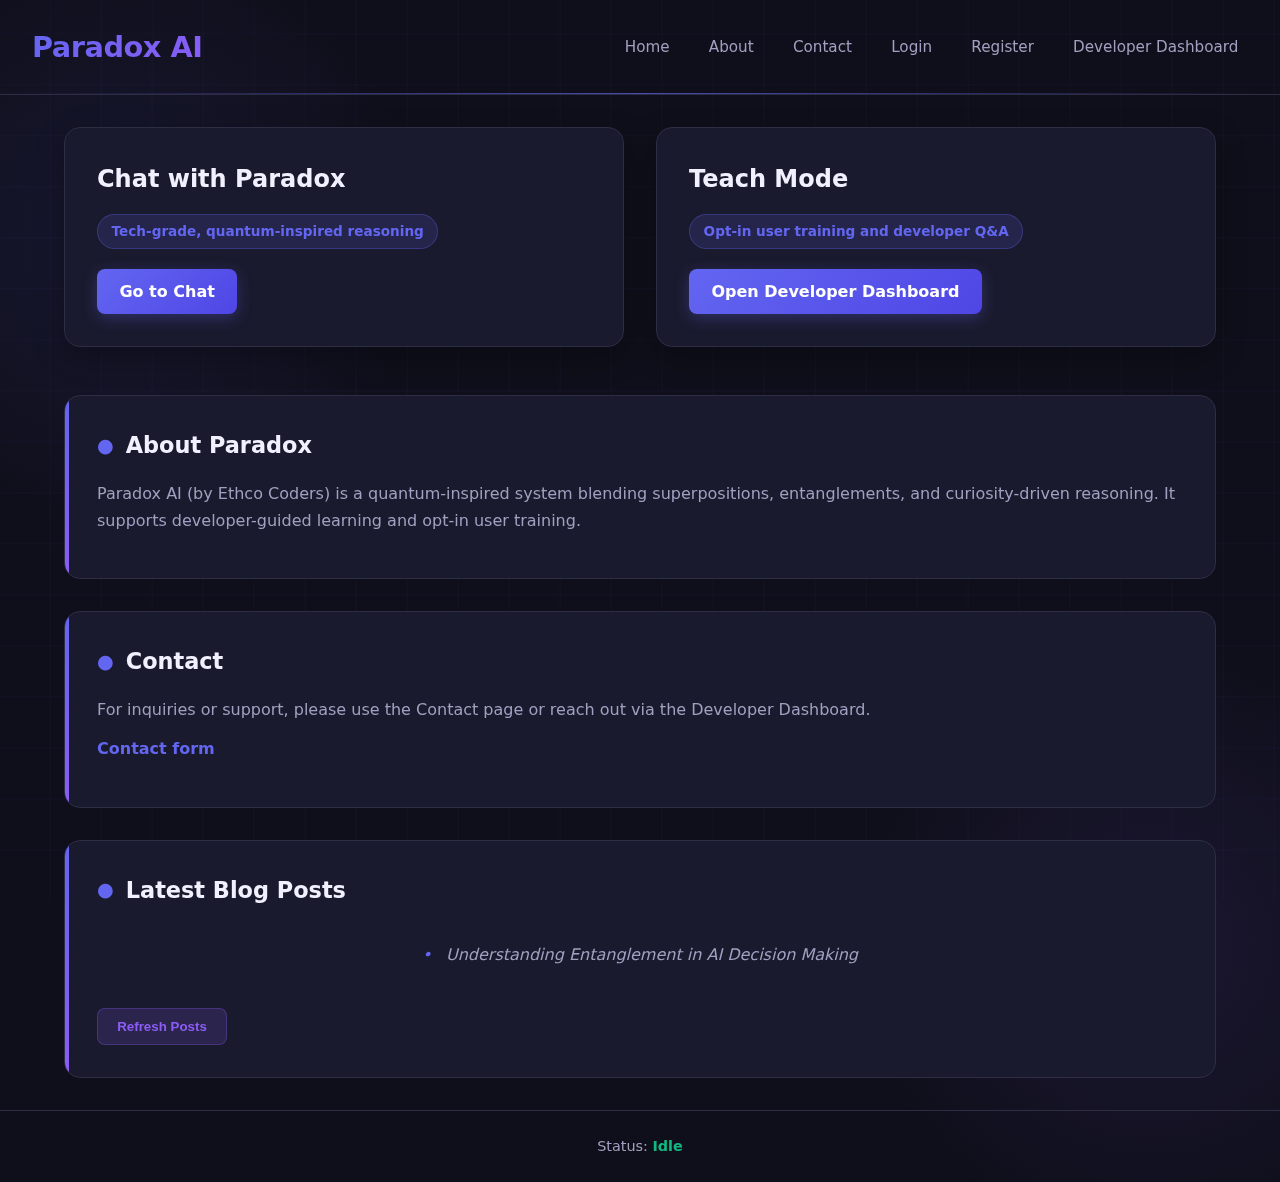
<file: ui/index.html>
<!DOCTYPE html>
<html lang="en">
<head>
	<meta charset="UTF-8">
	<meta name="viewport" content="width=device-width, initial-scale=1.0">
	<title>Paradox AI — by Ethco Coders</title>
	<style>
		/* Base styles & variables */
		:root {
			--primary: #6366f1;
			--primary-dark: #4f46e5;
			--accent: #8b5cf6;
			--bg: #0f0f1b;
			--card-bg: #1a1a2e;
			--text: #f0f0ff;
			--text-muted: #a0a0c0;
			--success: #10b981;
			--border: #2d2d44;
			--glow: rgba(99, 102, 241, 0.3);
		}

		* {
			margin: 0;
			padding: 0;
			box-sizing: border-box;
		}

		body {
			font-family: 'Segoe UI', system-ui, sans-serif;
			background: var(--bg);
			color: var(--text);
			line-height: 1.6;
			min-height: 100vh;
			background-image: 
				radial-gradient(circle at 10% 20%, rgba(99, 102, 241, 0.1) 0%, transparent 20%),
				radial-gradient(circle at 90% 80%, rgba(139, 92, 246, 0.1) 0%, transparent 20%);
			overflow-x: hidden;
		}

		/* Header */
		header {
			display: flex;
			justify-content: space-between;
			align-items: center;
			padding: 1.5rem 2rem;
			border-bottom: 1px solid var(--border);
			position: relative;
			z-index: 10;
		}

		header::after {
			content: '';
			position: absolute;
			bottom: 0;
			left: 0;
			right: 0;
			height: 1px;
			background: linear-gradient(90deg, transparent, var(--primary), transparent);
			opacity: 0.7;
		}

		header h1 {
			font-size: 1.8rem;
			font-weight: 800;
			background: linear-gradient(135deg, var(--primary), var(--accent));
			-webkit-background-clip: text;
			background-clip: text;
			color: transparent;
			letter-spacing: -0.5px;
		}

		nav {
			display: flex;
			gap: 1.25rem;
		}

		nav a {
			color: var(--text-muted);
			text-decoration: none;
			font-size: 0.95rem;
			font-weight: 500;
			transition: all 0.3s ease;
			padding: 0.35rem 0.6rem;
			border-radius: 6px;
		}

		nav a:hover {
			color: var(--text);
			background: rgba(99, 102, 241, 0.1);
		}

		/* Main layout */
		main {
			max-width: 1200px;
			margin: 2rem auto;
			padding: 0 1.5rem;
		}

		/* Hero section with 3D cards */
		.hero {
			display: grid;
			grid-template-columns: repeat(auto-fit, minmax(300px, 1fr));
			gap: 2rem;
			margin-bottom: 3rem;
		}

		.card3d {
			background: var(--card-bg);
			border: 1px solid var(--border);
			border-radius: 16px;
			padding: 2rem;
			position: relative;
			overflow: hidden;
			transition: transform 0.4s cubic-bezier(0.175, 0.885, 0.32, 1.275), 
						box-shadow 0.4s ease;
			box-shadow: 0 10px 30px rgba(0, 0, 0, 0.3);
		}

		.card3d::before {
			content: '';
			position: absolute;
			top: -2px;
			left: -2px;
			right: -2px;
			bottom: -2px;
			background: linear-gradient(135deg, var(--primary), var(--accent));
			z-index: -1;
			border-radius: 18px;
			opacity: 0;
			transition: opacity 0.4s ease;
		}

		.card3d:hover {
			transform: translateY(-8px) scale(1.02);
			box-shadow: 0 20px 40px rgba(99, 102, 241, 0.25);
		}

		.card3d:hover::before {
			opacity: 1;
		}

		.card3d h2 {
			font-size: 1.5rem;
			margin-bottom: 1rem;
			color: var(--text);
		}

		.pill {
			display: inline-block;
			background: rgba(99, 102, 241, 0.15);
			color: var(--primary);
			padding: 0.35rem 0.85rem;
			border-radius: 20px;
			font-size: 0.85rem;
			font-weight: 600;
			margin-bottom: 1.25rem;
			border: 1px solid var(--glow);
		}

		.card3d a {
			display: inline-block;
			background: linear-gradient(135deg, var(--primary), var(--primary-dark));
			color: white;
			padding: 0.6rem 1.4rem;
			border-radius: 8px;
			text-decoration: none;
			font-weight: 600;
			transition: transform 0.2s ease, box-shadow 0.2s ease;
			box-shadow: 0 4px 15px rgba(99, 102, 241, 0.3);
		}

		.card3d a:hover {
			transform: translateY(-2px);
			box-shadow: 0 6px 20px rgba(99, 102, 241, 0.4);
		}

		/* Panel sections */
		.panel {
			background: var(--card-bg);
			border: 1px solid var(--border);
			border-radius: 16px;
			padding: 2rem;
			margin-bottom: 2rem;
			position: relative;
			overflow: hidden;
		}

		.panel::before {
			content: '';
			position: absolute;
			top: 0;
			left: 0;
			width: 4px;
			height: 100%;
			background: linear-gradient(to bottom, var(--primary), var(--accent));
		}

		.panel h2 {
			font-size: 1.4rem;
			margin-bottom: 1rem;
			color: var(--text);
			display: flex;
			align-items: center;
			gap: 0.75rem;
		}

		.panel h2::before {
			content: '●';
			color: var(--primary);
			font-size: 1.2rem;
		}

		.panel p {
			color: var(--text-muted);
			margin-bottom: 0.75rem;
			line-height: 1.7;
		}

		.panel a {
			color: var(--primary);
			text-decoration: none;
			font-weight: 600;
			transition: color 0.2s ease;
		}

		.panel a:hover {
			color: var(--accent);
			text-decoration: underline;
		}

		/* Blog feed */
		#blogFeed {
			min-height: 60px;
			display: flex;
			align-items: center;
			justify-content: center;
			color: var(--text-muted);
			font-style: italic;
			margin: 1rem 0;
		}

		/* Refresh button */
		#refreshPosts {
			background: rgba(139, 92, 246, 0.15);
			color: var(--accent);
			border: 1px solid rgba(139, 92, 246, 0.3);
			padding: 0.6rem 1.2rem;
			border-radius: 8px;
			font-weight: 600;
			cursor: pointer;
			transition: all 0.3s ease;
			margin-top: 0.5rem;
		}

		#refreshPosts:hover {
			background: rgba(139, 92, 246, 0.25);
			transform: translateY(-2px);
			box-shadow: 0 4px 12px rgba(139, 92, 246, 0.2);
		}

		/* Footer */
		footer {
			text-align: center;
			padding: 1.5rem;
			color: var(--text-muted);
			font-size: 0.9rem;
			border-top: 1px solid var(--border);
			margin-top: 2rem;
		}

		#status {
			color: var(--success);
			font-weight: 600;
		}

		/* Tech-inspired decorative elements */
		body::before {
			content: '';
			position: fixed;
			top: 0;
			left: 0;
			width: 100%;
			height: 100%;
			background: 
				repeating-linear-gradient(0deg, transparent, transparent 49px, rgba(99, 102, 241, 0.03) 50px, rgba(99, 102, 241, 0.03) 51px),
				repeating-linear-gradient(90deg, transparent, transparent 49px, rgba(139, 92, 246, 0.03) 50px, rgba(139, 92, 246, 0.03) 51px);
			pointer-events: none;
			z-index: -1;
		}

		/* Responsive design */
		@media (max-width: 768px) {
			header {
				flex-direction: column;
				gap: 1rem;
				text-align: center;
			}

			nav {
				flex-wrap: wrap;
				justify-content: center;
			}

			main {
				margin: 1.5rem auto;
			}

			.hero {
				grid-template-columns: 1fr;
			}
		}

		/* Animations */
		@keyframes pulse {
			0% { opacity: 0.6; }
			50% { opacity: 1; }
			100% { opacity: 0.6; }
		}

		.card3d {
			animation: fadeInUp 0.6s ease forwards;
		}

		.card3d:nth-child(2) {
			animation-delay: 0.2s;
		}

		@keyframes fadeInUp {
			from {
				opacity: 0;
				transform: translateY(30px);
			}
			to {
				opacity: 1;
				transform: translateY(0);
			}
		}
	</style>
</head>
<body>
	<header>
		<h1>Paradox AI</h1>
		<nav>
			<a href="index.html">Home</a>
			<a href="about.html">About</a>
			<a href="contact.html">Contact</a>
			<a href="login.html">Login</a>
			<a href="register.html">Register</a>
			<a href="developer_dashboard.html">Developer Dashboard</a>
		</nav>
	</header>
	<main>
		<section class="hero">
			<div class="card3d">
				<h2>Chat with Paradox</h2>
				<p class="pill">Tech-grade, quantum-inspired reasoning</p>
				<p><a href="chat.html">Go to Chat</a></p>
			</div>
			<div class="card3d">
				<h2>Teach Mode</h2>
				<p class="pill">Opt-in user training and developer Q&A</p>
				<p><a href="developer_dashboard.html">Open Developer Dashboard</a></p>
			</div>
		</section>
		<section class="panel">
			<h2>About Paradox</h2>
			<p>Paradox AI (by Ethco Coders) is a quantum-inspired system blending superpositions, entanglements, and curiosity-driven reasoning. It supports developer-guided learning and opt-in user training.</p>
		</section>

		<section class="panel">
			<h2>Contact</h2>
			<p>For inquiries or support, please use the Contact page or reach out via the Developer Dashboard.</p>
			<p><a href="contact.html">Contact form</a></p>
		</section>

		<section class="panel">
			<h2>Latest Blog Posts</h2>
			<div id="blogFeed">No posts yet.</div>
			<button id="refreshPosts">Refresh Posts</button>
		</section>
	</main>
	<footer>
		<span>Status: <span id="status">Idle</span></span>
	</footer>
	<script>
		// Mock blog posts functionality
		const mockPosts = [
			"Quantum Reasoning: How Paradox Simulates Superposition States",
			"Developer Preview: Teach Mode Now Available",
			"Ethco Coders Announces Paradox AI Beta Release",
			"Understanding Entanglement in AI Decision Making"
		];

		function loadPosts() {
			const feed = document.getElementById('blogFeed');
			const randomCount = Math.floor(Math.random() * 3) + 1;
			const selectedPosts = [];
			
			for (let i = 0; i < randomCount; i++) {
				const randomIndex = Math.floor(Math.random() * mockPosts.length);
				if (!selectedPosts.includes(mockPosts[randomIndex])) {
					selectedPosts.push(mockPosts[randomIndex]);
				}
			}
			
			if (selectedPosts.length === 0) {
				feed.innerHTML = '<p style="color:var(--text-muted); font-style:italic;">No posts loaded. Try again.</p>';
			} else {
				feed.innerHTML = selectedPosts.map(post => 
					`<p style="margin:0.5rem 0; padding-left:1.5rem; position:relative;"><span style="position:absolute; left:0; color:var(--primary);">•</span> ${post}</p>`
				).join('');
			}
		}

		// Initialize with some posts
		loadPosts();

		// Set up event listener
		document.getElementById('refreshPosts').addEventListener('click', loadPosts);

		// Simulate AI status
		const statuses = ['Active', 'Processing', 'Learning', 'Idle', 'Ready'];
		setInterval(() => {
			const statusElement = document.getElementById('status');
			const randomStatus = statuses[Math.floor(Math.random() * statuses.length)];
			statusElement.textContent = randomStatus;
			statusElement.style.color = randomStatus === 'Idle' ? '#10b981' : 
									  randomStatus === 'Active' ? '#3b82f6' : 
									  randomStatus === 'Processing' ? '#f59e0b' : 
									  randomStatus === 'Learning' ? '#8b5cf6' : '#10b981';
		}, 5000);
	</script>
</body>
</html>
</file>
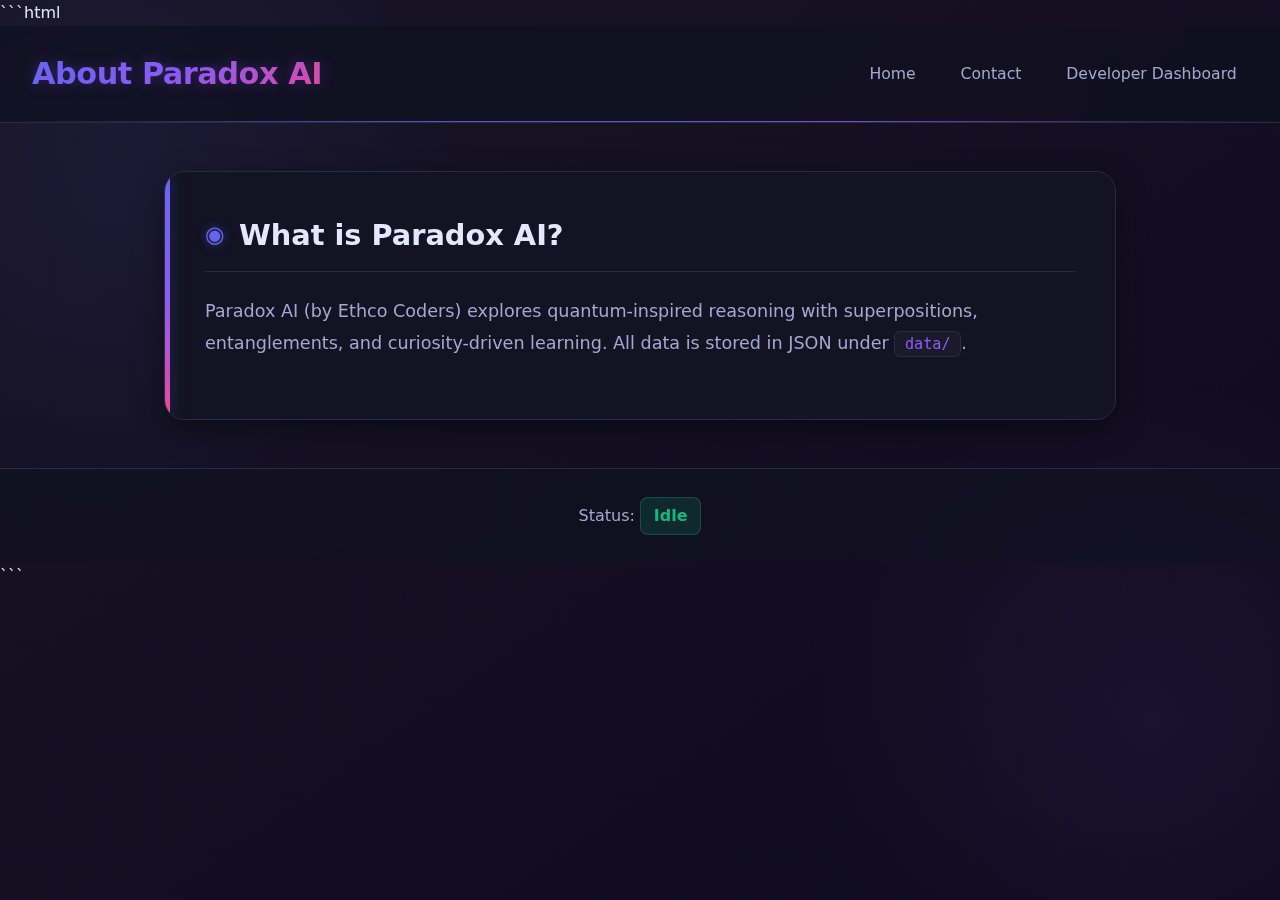
<file: ui/about.html>
```html
<!DOCTYPE html>
<html lang="en">
<head>
	<meta charset="UTF-8">
	<meta name="viewport" content="width=device-width, initial-scale=1.0">
	<title>About — Paradox AI</title>
	<style>
		/* Base styles & variables */
		:root {
			--primary: #6366f1;
			--primary-dark: #4f46e5;
			--accent: #8b5cf6;
			--bg: #0a0a16;
			--card-bg: #131324;
			--text: #e6e6ff;
			--text-muted: #a7a7d1;
			--success: #10b981;
			--border: #2a2a40;
			--glow: rgba(99, 102, 241, 0.35);
		}

		* {
			margin: 0;
			padding: 0;
			box-sizing: border-box;
		}

		body {
			font-family: 'Segoe UI', system-ui, -apple-system, BlinkMacSystemFont, sans-serif;
			background: var(--bg);
			color: var(--text);
			line-height: 1.6;
			min-height: 100vh;
			background-image: 
				radial-gradient(circle at 10% 20%, rgba(99, 102, 241, 0.08) 0%, transparent 25%),
				radial-gradient(circle at 90% 80%, rgba(139, 92, 246, 0.08) 0%, transparent 25%),
				linear-gradient(145deg, rgba(30, 25, 45, 0.7), rgba(15, 10, 30, 0.9));
			overflow-x: hidden;
			position: relative;
		}

		/* Tech grid background */
		body::before {
			content: '';
			position: fixed;
			top: 0;
			left: 0;
			width: 100%;
			height: 100%;
			background: 
				repeating-linear-gradient(0deg, transparent, transparent 49px, rgba(99, 102, 241, 0.02) 50px, rgba(99, 102, 241, 0.02) 51px),
				repeating-linear-gradient(90deg, transparent, transparent 49px, rgba(139, 92, 246, 0.02) 50px, rgba(139, 92, 246, 0.02) 51px);
			pointer-events: none;
			z-index: -1;
			opacity: 0.7;
		}

		/* Header */
		header {
			display: flex;
			justify-content: space-between;
			align-items: center;
			padding: 1.5rem 2rem;
			border-bottom: 1px solid var(--border);
			position: relative;
			z-index: 10;
			background: rgba(16, 16, 32, 0.7);
			backdrop-filter: blur(10px);
		}

		header::after {
			content: '';
			position: absolute;
			bottom: 0;
			left: 0;
			right: 0;
			height: 1px;
			background: linear-gradient(90deg, transparent, var(--primary), var(--accent), transparent);
			opacity: 0.8;
		}

		header h1 {
			font-size: 1.9rem;
			font-weight: 800;
			background: linear-gradient(135deg, var(--primary), var(--accent), #ec4899);
			-webkit-background-clip: text;
			background-clip: text;
			color: transparent;
			letter-spacing: -0.5px;
			text-shadow: 0 0 15px rgba(139, 92, 246, 0.3);
		}

		nav {
			display: flex;
			gap: 1.4rem;
		}

		nav a {
			color: var(--text-muted);
			text-decoration: none;
			font-size: 0.98rem;
			font-weight: 500;
			transition: all 0.3s ease;
			padding: 0.4rem 0.7rem;
			border-radius: 8px;
			position: relative;
			overflow: hidden;
		}

		nav a::before {
			content: '';
			position: absolute;
			top: 0;
			left: 0;
			width: 100%;
			height: 100%;
			background: linear-gradient(90deg, transparent, rgba(99, 102, 241, 0.2), transparent);
			transform: translateX(-100%);
			transition: transform 0.4s ease;
			z-index: -1;
		}

		nav a:hover {
			color: var(--text);
			background: rgba(99, 102, 241, 0.1);
		}

		nav a:hover::before {
			transform: translateX(0);
		}

		/* Main layout */
		main {
			max-width: 1000px;
			margin: 3rem auto;
			padding: 0 1.5rem;
		}

		/* Panel sections */
		.panel {
			background: var(--card-bg);
			border: 1px solid var(--border);
			border-radius: 20px;
			padding: 2.5rem;
			position: relative;
			overflow: hidden;
			box-shadow: 0 10px 30px rgba(0, 0, 0, 0.4);
			transition: transform 0.3s ease, box-shadow 0.3s ease;
			margin-bottom: 2rem;
		}

		.panel:hover {
			transform: translateY(-5px);
			box-shadow: 0 15px 40px rgba(0, 0, 0, 0.5);
		}

		.panel::before {
			content: '';
			position: absolute;
			top: 0;
			left: 0;
			width: 5px;
			height: 100%;
			background: linear-gradient(to bottom, var(--primary), var(--accent), #ec4899);
			box-shadow: 0 0 15px var(--glow);
		}

		.panel > * {
			position: relative;
			z-index: 1;
		}

		.panel h2 {
			font-size: 1.8rem;
			margin-bottom: 1.5rem;
			color: var(--text);
			display: flex;
			align-items: center;
			gap: 0.9rem;
			padding-bottom: 0.8rem;
			border-bottom: 1px solid var(--border);
		}

		.panel h2::before {
			content: '◉';
			color: var(--primary);
			font-size: 1.4rem;
			text-shadow: 0 0 10px rgba(99, 102, 241, 0.5);
		}

		.panel p {
			color: var(--text-muted);
			font-size: 1.1rem;
			line-height: 1.8;
			margin-bottom: 1.2rem;
		}

		code {
			background: rgba(30, 30, 46, 0.7);
			border: 1px solid var(--border);
			border-radius: 6px;
			padding: 0.2rem 0.6rem;
			color: var(--accent);
			font-family: 'Consolas', monospace;
			font-size: 0.95rem;
		}

		/* Footer */
		footer {
			text-align: center;
			padding: 1.8rem;
			color: var(--text-muted);
			font-size: 1rem;
			border-top: 1px solid var(--border);
			margin-top: 2rem;
			background: rgba(16, 16, 32, 0.6);
			backdrop-filter: blur(5px);
		}

		#status {
			color: var(--success);
			font-weight: 700;
			padding: 0.3rem 0.8rem;
			border-radius: 8px;
			background: rgba(16, 185, 129, 0.15);
			border: 1px solid rgba(16, 185, 129, 0.3);
			display: inline-block;
		}

		/* Responsive design */
		@media (max-width: 768px) {
			header {
				flex-direction: column;
				gap: 1.2rem;
				text-align: center;
			}
			
			nav {
				flex-wrap: wrap;
				justify-content: center;
			}
			
			main {
				margin: 1.8rem auto;
			}
			
			.panel {
				padding: 1.8rem;
			}
			
			header h1 {
				font-size: 1.7rem;
			}
			
			.panel h2 {
				font-size: 1.5rem;
			}
		}
	</style>
</head>
<body>
	<header>
		<h1>About Paradox AI</h1>
		<nav>
			<a href="index.html">Home</a>
			<a href="contact.html">Contact</a>
			<a href="developer_dashboard.html">Developer Dashboard</a>
		</nav>
	</header>
	<main>
		<section class="panel">
			<h2>What is Paradox AI?</h2>
			<p>Paradox AI (by Ethco Coders) explores quantum-inspired reasoning with superpositions, entanglements, and curiosity-driven learning. All data is stored in JSON under <code>data/</code>.</p>
		</section>
	</main>
	<footer>
		<span>Status: <span id="status">Idle</span></span>
	</footer>
	<script>
		// Simulate status updates
		const statuses = ['Active', 'Processing', 'Learning', 'Idle', 'Ready'];
		setInterval(() => {
			const statusElement = document.getElementById('status');
			const randomStatus = statuses[Math.floor(Math.random() * statuses.length)];
			statusElement.textContent = randomStatus;
			statusElement.style.color = randomStatus === 'Idle' ? '#10b981' : 
									  randomStatus === 'Active' ? '#3b82f6' : 
									  randomStatus === 'Processing' ? '#f59e0b' : 
									  randomStatus === 'Learning' ? '#8b5cf6' : '#10b981';
		}, 5000);
	</script>
</body>
</html>
```
</file>
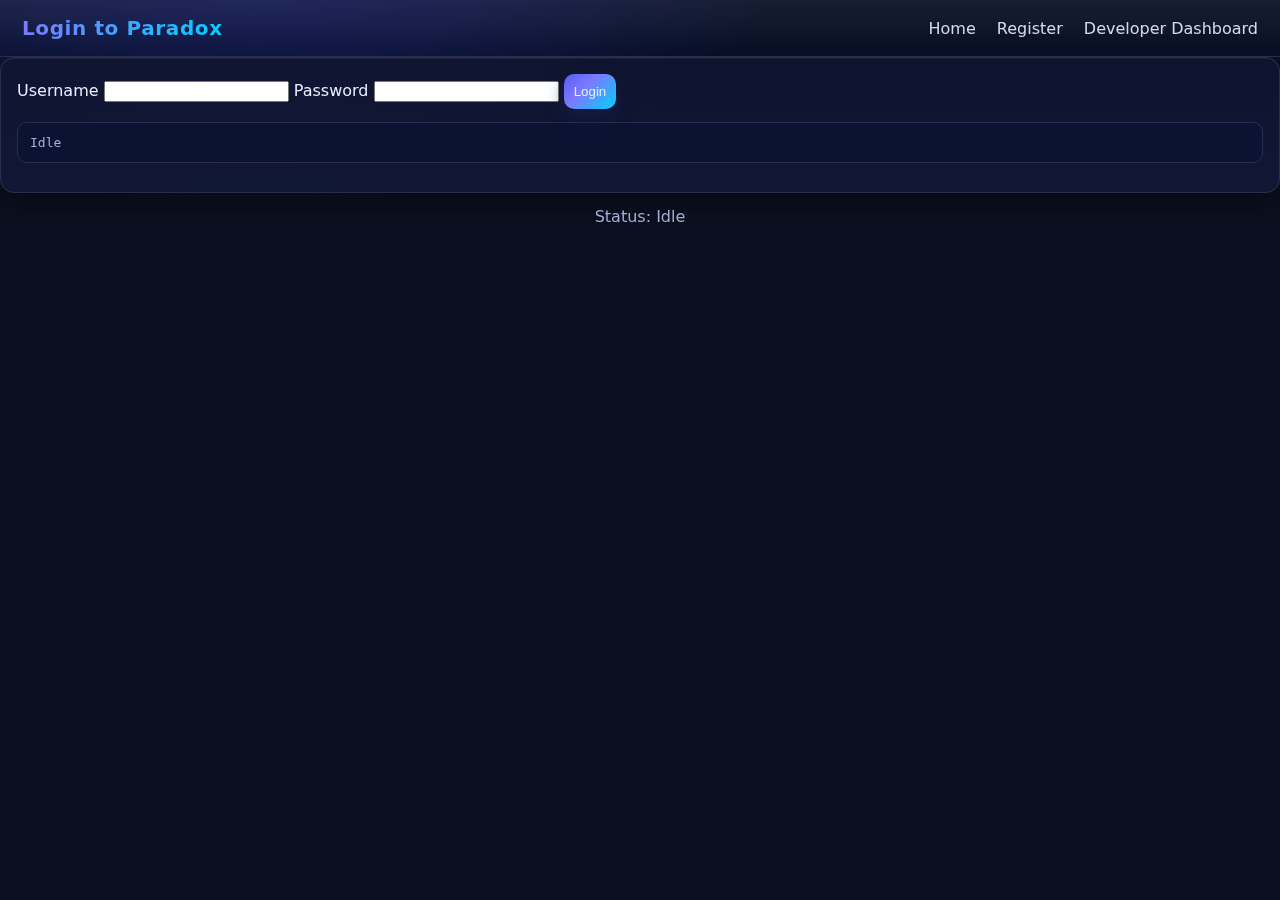
<file: ui/chat.html>
```html
<!DOCTYPE html>
<html lang="en">
<head>
	<meta charset="UTF-8">
	<meta name="viewport" content="width=device-width, initial-scale=1.0">
	<title>Paradox Chat</title>
	<style>
		/* Base styles & variables */
		:root {
			--primary: #6366f1;
			--primary-dark: #4f46e5;
			--accent: #8b5cf6;
			--bg: #0a0a16;
			--card-bg: #131324;
			--text: #e6e6ff;
			--text-muted: #a7a7d1;
			--success: #10b981;
			--border: #2a2a40;
			--glow: rgba(99, 102, 241, 0.35);
			--warning: #f59e0b;
			--panel-shadow: 0 10px 30px rgba(0, 0, 0, 0.4);
			--card-hover-shadow: 0 15px 35px rgba(99, 102, 241, 0.35);
		}

		* {
			margin: 0;
			padding: 0;
			box-sizing: border-box;
		}

		body {
			font-family: 'Segoe UI', system-ui, -apple-system, BlinkMacSystemFont, sans-serif;
			background: var(--bg);
			color: var(--text);
			line-height: 1.6;
			min-height: 100vh;
			background-image: 
				radial-gradient(circle at 10% 20%, rgba(99, 102, 241, 0.08) 0%, transparent 25%),
				radial-gradient(circle at 90% 80%, rgba(139, 92, 246, 0.08) 0%, transparent 25%),
				linear-gradient(145deg, rgba(30, 25, 45, 0.7), rgba(15, 10, 30, 0.9));
			overflow-x: hidden;
			position: relative;
		}

		/* Tech grid background */
		body::before {
			content: '';
			position: fixed;
			top: 0;
			left: 0;
			width: 100%;
			height: 100%;
			background: 
				repeating-linear-gradient(0deg, transparent, transparent 49px, rgba(99, 102, 241, 0.02) 50px, rgba(99, 102, 241, 0.02) 51px),
				repeating-linear-gradient(90deg, transparent, transparent 49px, rgba(139, 92, 246, 0.02) 50px, rgba(139, 92, 246, 0.02) 51px);
			pointer-events: none;
			z-index: -1;
			opacity: 0.7;
		}

		/* Quantum particle effect */
		body::after {
			content: '';
			position: fixed;
			top: 0;
			left: 0;
			width: 100%;
			height: 100%;
			background: radial-gradient(circle at var(--x, 50%) var(--y, 50%), rgba(139, 92, 246, 0.08) 0%, transparent 40%);
			pointer-events: none;
			z-index: -1;
			transition: background 0.5s ease;
		}

		/* Header */
		header {
			display: flex;
			justify-content: space-between;
			align-items: center;
			padding: 1.5rem 2rem;
			border-bottom: 1px solid var(--border);
			position: relative;
			z-index: 10;
			background: rgba(16, 16, 32, 0.7);
			backdrop-filter: blur(10px);
		}

		header::after {
			content: '';
			position: absolute;
			bottom: 0;
			left: 0;
			right: 0;
			height: 1px;
			background: linear-gradient(90deg, transparent, var(--primary), var(--accent), transparent);
			opacity: 0.8;
		}

		header h1 {
			font-size: 1.9rem;
			font-weight: 800;
			background: linear-gradient(135deg, var(--primary), var(--accent), #ec4899);
			-webkit-background-clip: text;
			background-clip: text;
			color: transparent;
			letter-spacing: -0.5px;
			text-shadow: 0 0 15px rgba(139, 92, 246, 0.3);
			position: relative;
		}

		nav {
			display: flex;
			gap: 1.4rem;
		}

		nav a {
			color: var(--text-muted);
			text-decoration: none;
			font-size: 0.98rem;
			font-weight: 500;
			transition: all 0.3s ease;
			padding: 0.4rem 0.7rem;
			border-radius: 8px;
			position: relative;
			overflow: hidden;
		}

		nav a::before {
			content: '';
			position: absolute;
			top: 0;
			left: 0;
			width: 100%;
			height: 100%;
			background: linear-gradient(90deg, transparent, rgba(99, 102, 241, 0.2), transparent);
			transform: translateX(-100%);
			transition: transform 0.4s ease;
			z-index: -1;
		}

		nav a:hover {
			color: var(--text);
			background: rgba(99, 102, 241, 0.1);
		}

		nav a:hover::before {
			transform: translateX(0);
		}

		/* Main layout */
		main {
			max-width: 1200px;
			margin: 2.5rem auto;
			padding: 0 1.5rem;
			display: grid;
			gap: 2rem;
		}

		/* Panel sections */
		.panel {
			background: var(--card-bg);
			border: 1px solid var(--border);
			border-radius: 20px;
			padding: 2.2rem;
			position: relative;
			overflow: hidden;
			box-shadow: var(--panel-shadow);
			transition: transform 0.3s ease, box-shadow 0.3s ease;
		}

		.panel:hover {
			transform: translateY(-5px);
			box-shadow: 0 15px 40px rgba(0, 0, 0, 0.5);
		}

		.panel::before {
			content: '';
			position: absolute;
			top: 0;
			left: 0;
			width: 5px;
			height: 100%;
			background: linear-gradient(to bottom, var(--primary), var(--accent), #ec4899);
			box-shadow: 0 0 15px var(--glow);
		}

		.panel::after {
			content: '';
			position: absolute;
			top: -50%;
			left: -50%;
			width: 200%;
			height: 200%;
			background: radial-gradient(circle, transparent 2%, rgba(99, 102, 241, 0.08) 20%, transparent 40%);
			opacity: 0;
			transition: opacity 0.3s ease;
			z-index: 0;
			pointer-events: none;
		}

		.panel:hover::after {
			opacity: 1;
		}

		.panel > * {
			position: relative;
			z-index: 1;
		}

		.panel h2 {
			font-size: 1.6rem;
			margin-bottom: 1.8rem;
			color: var(--text);
			display: flex;
			align-items: center;
			gap: 0.9rem;
			padding-bottom: 0.8rem;
			border-bottom: 1px solid var(--border);
		}

		.panel h2::before {
			content: '◉';
			color: var(--primary);
			font-size: 1.4rem;
			text-shadow: 0 0 10px rgba(99, 102, 241, 0.5);
		}

		/* Textarea styling */
		#userInput {
			width: 100%;
			background: rgba(25, 25, 45, 0.8);
			border: 1px solid var(--border);
			border-radius: 16px;
			padding: 1.5rem;
			color: var(--text);
			font-size: 1.05rem;
			resize: vertical;
			min-height: 180px;
			transition: all 0.4s ease;
			margin-bottom: 1.8rem;
			font-family: 'Segoe UI', monospace;
			line-height: 1.7;
			box-shadow: 0 4px 15px rgba(0, 0, 0, 0.2);
		}

		#userInput:focus {
			outline: none;
			border-color: var(--primary);
			box-shadow: 0 0 0 3px rgba(99, 102, 241, 0.25), 0 5px 20px rgba(139, 92, 246, 0.2);
			background: rgba(30, 30, 55, 0.9);
		}

		#userInput::placeholder {
			color: var(--text-muted);
			opacity: 0.7;
			font-style: italic;
		}

		/* Controls */
		.controls {
			display: flex;
			flex-wrap: wrap;
			gap: 1.5rem;
			align-items: center;
			padding-top: 1.2rem;
			border-top: 1px solid var(--border);
		}

		.controls label {
			display: flex;
			flex-direction: column;
			gap: 0.6rem;
			font-size: 0.95rem;
			color: var(--text-muted);
			font-weight: 500;
		}

		.controls input[type="range"] {
			width: 140px;
			-webkit-appearance: none;
			height: 8px;
			background: linear-gradient(90deg, var(--border), #2d2d44);
			border-radius: 4px;
			outline: none;
			position: relative;
		}

		.controls input[type="range"]::-webkit-slider-thumb {
			-webkit-appearance: none;
			width: 22px;
			height: 22px;
			border-radius: 50%;
			background: var(--primary);
			cursor: pointer;
			box-shadow: 0 0 12px rgba(99, 102, 241, 0.7), 0 0 0 3px rgba(139, 92, 246, 0.3);
			position: relative;
			top: -7px;
			transition: transform 0.2s ease;
		}

		.controls input[type="range"]::-webkit-slider-thumb:hover {
			transform: scale(1.15);
		}

		.controls select {
			background: rgba(25, 25, 45, 0.85);
			border: 1px solid var(--border);
			border-radius: 12px;
			padding: 0.8rem 1.2rem;
			color: var(--text);
			font-size: 1rem;
			cursor: pointer;
			font-weight: 500;
			transition: all 0.3s ease;
			min-width: 140px;
			appearance: none;
			background-image: url("data:image/svg+xml;charset=utf-8,%3Csvg xmlns='http://www.w3.org/2000/svg' viewBox='0 0 24 24'%3E%3Cpath fill='%23a7a7d1' d='M7 10l5 5 5-5z'/%3E%3C/svg%3E");
			background-repeat: no-repeat;
			background-position: right 0.8rem center;
			background-size: 1.2rem;
			padding-right: 2.5rem;
		}

		.controls select:focus {
			outline: none;
			border-color: var(--primary);
			box-shadow: 0 0 0 3px rgba(99, 102, 241, 0.2);
		}

		.pill {
			display: flex;
			align-items: center;
			gap: 0.7rem;
			background: rgba(99, 102, 241, 0.18);
			color: var(--primary);
			padding: 0.6rem 1rem;
			border-radius: 24px;
			font-size: 0.95rem;
			font-weight: 600;
			border: 1px solid var(--glow);
			transition: all 0.3s ease;
		}

		.pill:hover {
			background: rgba(99, 102, 241, 0.25);
			transform: translateX(3px);
		}

		.pill input[type="checkbox"] {
			width: 18px;
			height: 18px;
			border-radius: 6px;
			border: 1px solid var(--border);
			background: var(--card-bg);
			cursor: pointer;
			position: relative;
			appearance: none;
			transition: all 0.2s ease;
		}

		.pill input[type="checkbox"]:checked {
			background: var(--primary);
			border-color: var(--primary);
		}

		.pill input[type="checkbox"]:checked::after {
			content: '✓';
			position: absolute;
			color: white;
			font-size: 0.8rem;
			top: 50%;
			left: 50%;
			transform: translate(-50%, -50%);
		}

		#sendBtn {
			background: linear-gradient(135deg, var(--primary), var(--accent));
			color: white;
			padding: 0.9rem 2.2rem;
			border: none;
			border-radius: 14px;
			font-weight: 700;
			font-size: 1.05rem;
			cursor: pointer;
			transition: all 0.3s ease;
			box-shadow: 0 6px 25px rgba(99, 102, 241, 0.45);
			position: relative;
			overflow: hidden;
		}

		#sendBtn::before {
			content: '';
			position: absolute;
			top: 0;
			left: -100%;
			width: 100%;
			height: 100%;
			background: linear-gradient(90deg, transparent, rgba(255, 255, 255, 0.2), transparent);
			transition: left 0.7s ease;
		}

		#sendBtn:hover {
			transform: translateY(-3px);
			box-shadow: 0 8px 30px rgba(99, 102, 241, 0.6);
		}

		#sendBtn:hover::before {
			left: 100%;
		}

		#sendBtn:active {
			transform: translateY(1px);
		}

		/* Response area */
		#responseArea {
			background: rgba(20, 20, 38, 0.85);
			border: 1px solid var(--border);
			border-radius: 16px;
			padding: 1.8rem;
			color: #e0e0ff;
			font-size: 1.05rem;
			min-height: 250px;
			white-space: pre-wrap;
			overflow: auto;
			max-height: 600px;
			font-family: 'Consolas', 'Courier New', monospace;
			line-height: 1.8;
			box-shadow: inset 0 0 15px rgba(0, 0, 0, 0.3);
			position: relative;
		}

		#responseArea::before {
			content: '>';
			position: absolute;
			top: 15px;
			left: 15px;
			color: var(--primary);
			font-weight: bold;
			opacity: 0.7;
			font-size: 1.2rem;
		}

		#responseArea:not(:empty)::before {
			content: '$ Paradox AI Response:';
			color: var(--accent);
			font-size: 0.95rem;
			top: 10px;
			left: 15px;
			opacity: 1;
		}

		/* Footer */
		footer {
			text-align: center;
			padding: 1.8rem;
			color: var(--text-muted);
			font-size: 1rem;
			border-top: 1px solid var(--border);
			margin-top: 1.5rem;
			background: rgba(16, 16, 32, 0.6);
			backdrop-filter: blur(5px);
		}

		#status {
			color: var(--success);
			font-weight: 700;
			padding: 0.3rem 0.8rem;
			border-radius: 8px;
			background: rgba(16, 185, 129, 0.15);
			border: 1px solid rgba(16, 185, 129, 0.3);
			display: inline-block;
		}

		/* Circuit board decorative elements */
		.panel::before,
		.panel::after {
			content: '';
			position: absolute;
			opacity: 0.3;
		}

		.panel::before {
			top: 10%;
			left: 5%;
			width: 3px;
			height: 15%;
			background: var(--primary);
		}

		.panel::after {
			bottom: 15%;
			right: 8%;
			width: 20%;
			height: 2px;
			background: var(--accent);
		}

		/* Responsive design */
		@media (max-width: 900px) {
			.controls {
				flex-direction: column;
				align-items: stretch;
				gap: 1rem;
			}
			
			.controls label {
				width: 100%;
			}
			
			.controls input[type="range"] {
				width: 100%;
			}
			
			.pill {
				justify-content: center;
			}
			
			#sendBtn {
				width: 100%;
			}
		}

		@media (max-width: 768px) {
			header {
				flex-direction: column;
				gap: 1.2rem;
				text-align: center;
			}
			
			nav {
				flex-wrap: wrap;
				justify-content: center;
			}
			
			main {
				margin: 1.8rem auto;
			}
			
			.panel {
				padding: 1.8rem;
			}
			
			header h1 {
				font-size: 1.7rem;
			}
		}

		/* Animations */
		@keyframes pulse {
			0% { opacity: 0.7; transform: scale(0.98); }
			50% { opacity: 1; transform: scale(1); }
			100% { opacity: 0.7; transform: scale(0.98); }
		}

		.loading {
			animation: pulse 1.8s infinite;
		}
		
		/* Particle interaction */
		@keyframes float {
			0%, 100% { transform: translateY(0); }
			50% { transform: translateY(-10px); }
		}
		
		.floating {
			animation: float 6s ease-in-out infinite;
		}
	</style>
</head>
<body>
	<header>
		<h1>Paradox Chat</h1>
		<nav>
			<a href="index.html">Home</a>
			<a href="developer_dashboard.html">Developer Dashboard</a>
			<a href="login.html">Login</a>
		</nav>
	</header>
	<main>
		<section class="panel">
			<h2>Chat</h2>
			<textarea id="userInput" placeholder="Ask something... (e.g. 'Explain quantum entanglement in simple terms')" rows="5"></textarea>
			<div class="controls">
				<label>Temperature <input id="temperature" type="range" min="0" max="1" step="0.01" value="0.7"></label>
				<select id="tone">
					<option value="neutral" selected>Neutral</option>
					<option value="friendly">Friendly</option>
					<option value="formal">Formal</option>
				</select>
				<select id="style">
					<option value="concise" selected>Concise</option>
					<option value="detailed">Detailed</option>
				</select>
				<label class="pill"><input type="checkbox" id="optInTrain"> Contribute my prompt</label>
				<button id="sendBtn">Send</button>
			</div>
		</section>
		<section class="panel">
			<h2>AI Response</h2>
			<pre id="responseArea">No response yet. Enter your query above and click Send.</pre>
		</section>
	</main>
	<footer>
		<span>Status: <span id="status">Idle</span></span>
	</footer>
	<script src="app.js"></script>
	<script>
		(function(){
			// Require login
			const token = localStorage.getItem('qgai_token');
			if(!token){
				alert('Please login first.');
				location.href = 'login.html';
				return;
			}
			document.getElementById('sendBtn').addEventListener('click', window.QGAI.sendQuery);
		})();
	</script>
</body>
</html>
```
</file>
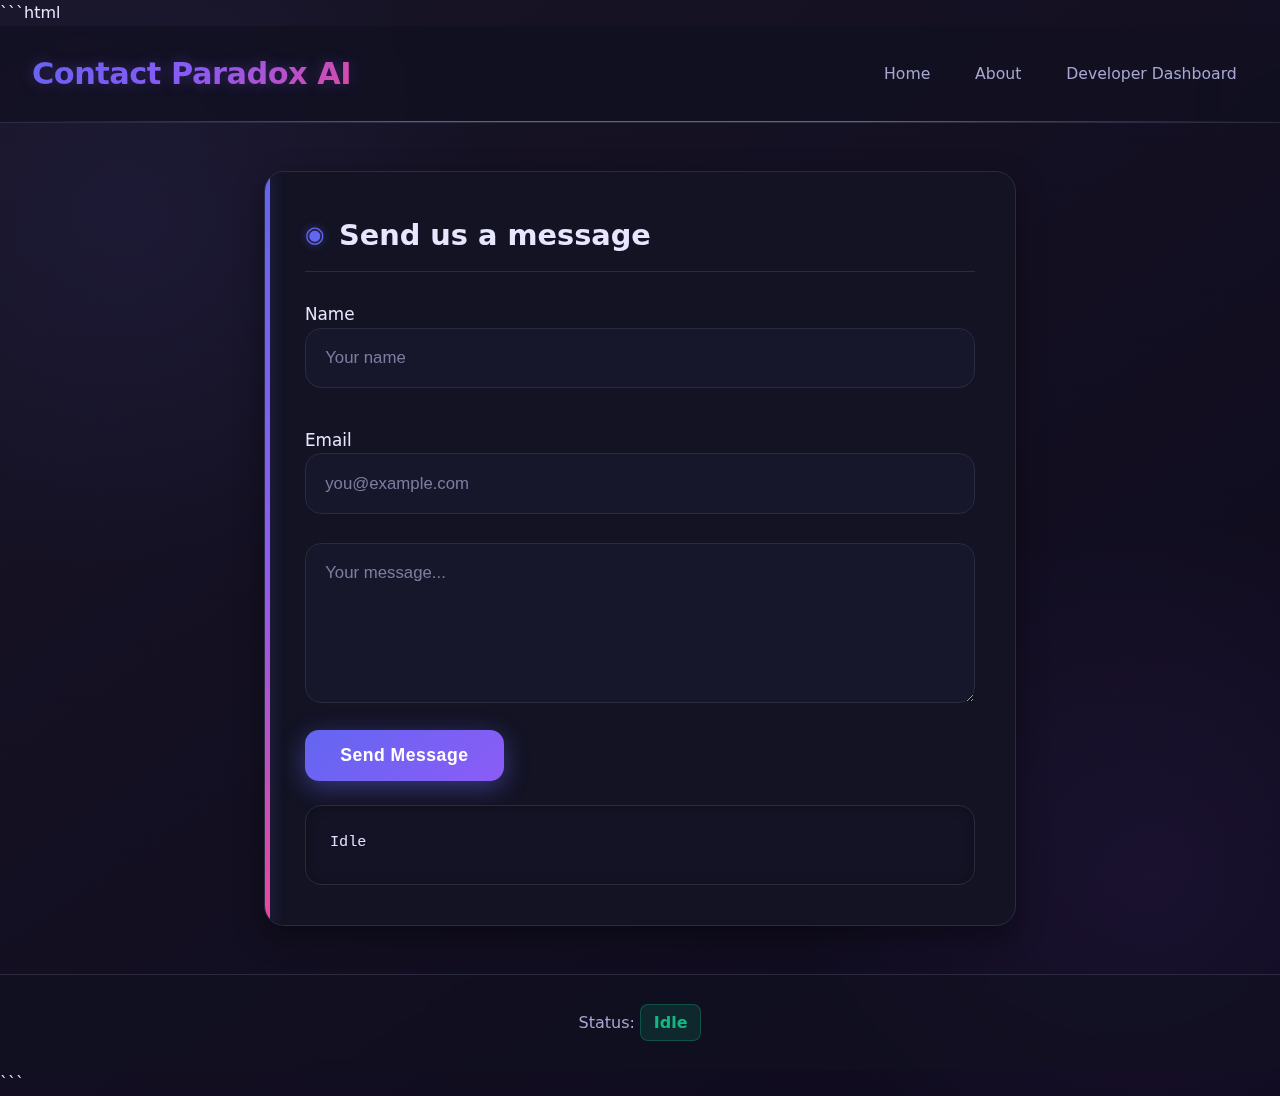
<file: ui/contact.html>
```html
<!DOCTYPE html>
<html lang="en">
<head>
	<meta charset="UTF-8">
	<meta name="viewport" content="width=device-width, initial-scale=1.0">
	<title>Contact — Paradox AI</title>
	<style>
		/* Base styles & variables */
		:root {
			--primary: #6366f1;
			--primary-dark: #4f46e5;
			--accent: #8b5cf6;
			--bg: #0a0a16;
			--card-bg: #131324;
			--text: #e6e6ff;
			--text-muted: #a7a7d1;
			--success: #10b981;
			--border: #2a2a40;
			--glow: rgba(99, 102, 241, 0.35);
			--warning: #f59e0b;
			--panel-shadow: 0 10px 30px rgba(0, 0, 0, 0.4);
		}

		* {
			margin: 0;
			padding: 0;
			box-sizing: border-box;
		}

		body {
			font-family: 'Segoe UI', system-ui, -apple-system, BlinkMacSystemFont, sans-serif;
			background: var(--bg);
			color: var(--text);
			line-height: 1.6;
			min-height: 100vh;
			background-image: 
				radial-gradient(circle at 10% 20%, rgba(99, 102, 241, 0.08) 0%, transparent 25%),
				radial-gradient(circle at 90% 80%, rgba(139, 92, 246, 0.08) 0%, transparent 25%),
				linear-gradient(145deg, rgba(30, 25, 45, 0.7), rgba(15, 10, 30, 0.9));
			overflow-x: hidden;
			position: relative;
		}

		/* Tech grid background */
		body::before {
			content: '';
			position: fixed;
			top: 0;
			left: 0;
			width: 100%;
			height: 100%;
			background: 
				repeating-linear-gradient(0deg, transparent, transparent 49px, rgba(99, 102, 241, 0.02) 50px, rgba(99, 102, 241, 0.02) 51px),
				repeating-linear-gradient(90deg, transparent, transparent 49px, rgba(139, 92, 246, 0.02) 50px, rgba(139, 92, 246, 0.02) 51px);
			pointer-events: none;
			z-index: -1;
			opacity: 0.7;
		}

		/* Header */
		header {
			display: flex;
			justify-content: space-between;
			align-items: center;
			padding: 1.5rem 2rem;
			border-bottom: 1px solid var(--border);
			position: relative;
			z-index: 10;
			background: rgba(16, 16, 32, 0.7);
			backdrop-filter: blur(10px);
		}

		header::after {
			content: '';
			position: absolute;
			bottom: 0;
			left: 0;
			right: 0;
			height: 1px;
			background: linear-gradient(90deg, transparent, var(--primary), var(--accent), transparent);
			opacity: 0.8;
		}

		header h1 {
			font-size: 1.9rem;
			font-weight: 800;
			background: linear-gradient(135deg, var(--primary), var(--accent), #ec4899);
			-webkit-background-clip: text;
			background-clip: text;
			color: transparent;
			letter-spacing: -0.5px;
			text-shadow: 0 0 15px rgba(139, 92, 246, 0.3);
		}

		nav {
			display: flex;
			gap: 1.4rem;
		}

		nav a {
			color: var(--text-muted);
			text-decoration: none;
			font-size: 0.98rem;
			font-weight: 500;
			transition: all 0.3s ease;
			padding: 0.4rem 0.7rem;
			border-radius: 8px;
			position: relative;
			overflow: hidden;
		}

		nav a::before {
			content: '';
			position: absolute;
			top: 0;
			left: 0;
			width: 100%;
			height: 100%;
			background: linear-gradient(90deg, transparent, rgba(99, 102, 241, 0.2), transparent);
			transform: translateX(-100%);
			transition: transform 0.4s ease;
			z-index: -1;
		}

		nav a:hover {
			color: var(--text);
			background: rgba(99, 102, 241, 0.1);
		}

		nav a:hover::before {
			transform: translateX(0);
		}

		/* Main layout */
		main {
			max-width: 800px;
			margin: 3rem auto;
			padding: 0 1.5rem;
		}

		/* Panel sections */
		.panel {
			background: var(--card-bg);
			border: 1px solid var(--border);
			border-radius: 20px;
			padding: 2.5rem;
			position: relative;
			overflow: hidden;
			box-shadow: var(--panel-shadow);
			transition: transform 0.3s ease, box-shadow 0.3s ease;
			margin-bottom: 2rem;
		}

		.panel:hover {
			transform: translateY(-5px);
			box-shadow: 0 15px 40px rgba(0, 0, 0, 0.5);
		}

		.panel::before {
			content: '';
			position: absolute;
			top: 0;
			left: 0;
			width: 5px;
			height: 100%;
			background: linear-gradient(to bottom, var(--primary), var(--accent), #ec4899);
			box-shadow: 0 0 15px var(--glow);
		}

		.panel > * {
			position: relative;
			z-index: 1;
		}

		.panel h2 {
			font-size: 1.8rem;
			margin-bottom: 1.8rem;
			color: var(--text);
			display: flex;
			align-items: center;
			gap: 0.9rem;
			padding-bottom: 0.8rem;
			border-bottom: 1px solid var(--border);
		}

		.panel h2::before {
			content: '◉';
			color: var(--primary);
			font-size: 1.4rem;
			text-shadow: 0 0 10px rgba(99, 102, 241, 0.5);
		}

		/* Form styling */
		.panel label {
			display: block;
			margin: 1.2rem 0 0.6rem;
			font-size: 1.05rem;
			color: var(--text);
			font-weight: 500;
		}

		.panel input, 
		.panel textarea {
			width: 100%;
			background: rgba(25, 25, 45, 0.85);
			border: 1px solid var(--border);
			border-radius: 16px;
			padding: 1.2rem;
			color: var(--text);
			font-size: 1.05rem;
			transition: all 0.3s ease;
			margin-bottom: 1.2rem;
			font-family: 'Segoe UI', sans-serif;
		}

		.panel input:focus, 
		.panel textarea:focus {
			outline: none;
			border-color: var(--primary);
			box-shadow: 0 0 0 3px rgba(99, 102, 241, 0.25);
			background: rgba(30, 30, 55, 0.9);
		}

		.panel input::placeholder, 
		.panel textarea::placeholder {
			color: var(--text-muted);
			opacity: 0.7;
		}

		/* Button styling */
		#sendContact {
			background: linear-gradient(135deg, var(--primary), var(--accent));
			color: white;
			padding: 0.95rem 2.2rem;
			border: none;
			border-radius: 14px;
			font-weight: 700;
			font-size: 1.1rem;
			cursor: pointer;
			transition: all 0.3s ease;
			box-shadow: 0 6px 25px rgba(99, 102, 241, 0.45);
			letter-spacing: 0.5px;
			display: inline-block;
			margin-top: 0.5rem;
		}

		#sendContact:hover {
			transform: translateY(-3px);
			box-shadow: 0 8px 30px rgba(99, 102, 241, 0.6);
		}

		#sendContact:active {
			transform: translateY(1px);
		}

		/* Status display */
		#contactStatus {
			background: rgba(20, 20, 38, 0.85);
			border: 1px solid var(--border);
			border-radius: 16px;
			padding: 1.5rem;
			color: #e0e0ff;
			font-size: 0.95rem;
			min-height: 80px;
			white-space: pre-wrap;
			overflow: auto;
			max-height: 200px;
			font-family: 'Consolas', 'Courier New', monospace;
			line-height: 1.7;
			box-shadow: inset 0 0 12px rgba(0, 0, 0, 0.3);
			margin-top: 1.5rem;
			transition: all 0.3s ease;
		}

		#contactStatus.error {
			border-color: var(--warning);
			background: rgba(245, 158, 11, 0.08);
			color: #fbbf24;
		}

		/* Footer */
		footer {
			text-align: center;
			padding: 1.8rem;
			color: var(--text-muted);
			font-size: 1rem;
			border-top: 1px solid var(--border);
			margin-top: 2rem;
			background: rgba(16, 16, 32, 0.6);
			backdrop-filter: blur(5px);
		}

		#status {
			color: var(--success);
			font-weight: 700;
			padding: 0.3rem 0.8rem;
			border-radius: 8px;
			background: rgba(16, 185, 129, 0.15);
			border: 1px solid rgba(16, 185, 129, 0.3);
			display: inline-block;
		}

		/* Responsive design */
		@media (max-width: 768px) {
			header {
				flex-direction: column;
				gap: 1.2rem;
				text-align: center;
			}
			
			nav {
				flex-wrap: wrap;
				justify-content: center;
			}
			
			main {
				margin: 1.8rem auto;
			}
			
			.panel {
				padding: 1.8rem;
			}
			
			header h1 {
				font-size: 1.7rem;
			}
			
			.panel h2 {
				font-size: 1.5rem;
			}
			
			#sendContact {
				width: 100%;
				font-size: 1rem;
			}
		}

		/* Animations */
		@keyframes pulse {
			0% { opacity: 0.7; transform: scale(0.98); }
			50% { opacity: 1; transform: scale(1); }
			100% { opacity: 0.7; transform: scale(0.98); }
		}

		.loading {
			animation: pulse 1.8s infinite;
		}
	</style>
</head>
<body>
	<header>
		<h1>Contact Paradox AI</h1>
		<nav>
			<a href="index.html">Home</a>
			<a href="about.html">About</a>
			<a href="developer_dashboard.html">Developer Dashboard</a>
		</nav>
	</header>
	<main>
		<section class="panel">
			<h2>Send us a message</h2>
			<label>Name <input id="contactName" placeholder="Your name"></label>
			<label>Email <input id="contactEmail" placeholder="you@example.com"></label>
			<textarea id="contactMessage" placeholder="Your message..." rows="6"></textarea>
			<button id="sendContact">Send Message</button>
			<pre id="contactStatus">Idle</pre>
		</section>
	</main>
	<footer>
		<span>Status: <span id="status">Idle</span></span>
	</footer>
	<script>
		const statusEl = document.getElementById('status');
		const API_BASE = (window.localStorage.getItem('qgai_api_base') || '').trim();
		function setStatus(s){ if(statusEl) statusEl.textContent = s; }
		async function sendContact(){
			const name = document.getElementById('contactName').value.trim();
			const email = document.getElementById('contactEmail').value.trim();
			const message = document.getElementById('contactMessage').value.trim();
			const out = document.getElementById('contactStatus');
			setStatus('Sending...');
			out.className = '';
			try{
				if(!API_BASE) throw new Error('Backend not configured');
				const res = await fetch(API_BASE + '/api/contacts', {
					method:'POST',
					headers:{'Content-Type':'application/json'},
					body: JSON.stringify({ name, email, message })
				});
				const data = await res.json();
				out.textContent = JSON.stringify(data, null, 2);
				setStatus('Done');
			}catch(e){
				out.textContent = 'Error: ' + (e.message || e);
				out.className = 'error';
				setStatus('Error');
			}
		}
		document.getElementById('sendContact').addEventListener('click', sendContact);
		
		// Simulate status updates
		const statuses = ['Active', 'Processing', 'Learning', 'Idle', 'Ready'];
		setInterval(() => {
			const statusElement = document.getElementById('status');
			if (!statusElement) return;
			const randomStatus = statuses[Math.floor(Math.random() * statuses.length)];
			statusElement.textContent = randomStatus;
			statusElement.style.color = randomStatus === 'Idle' ? '#10b981' : 
									  randomStatus === 'Active' ? '#3b82f6' : 
									  randomStatus === 'Processing' ? '#f59e0b' : 
									  randomStatus === 'Learning' ? '#8b5cf6' : '#10b981';
		}, 5000);
	</script>
</body>
</html>
```
</file>
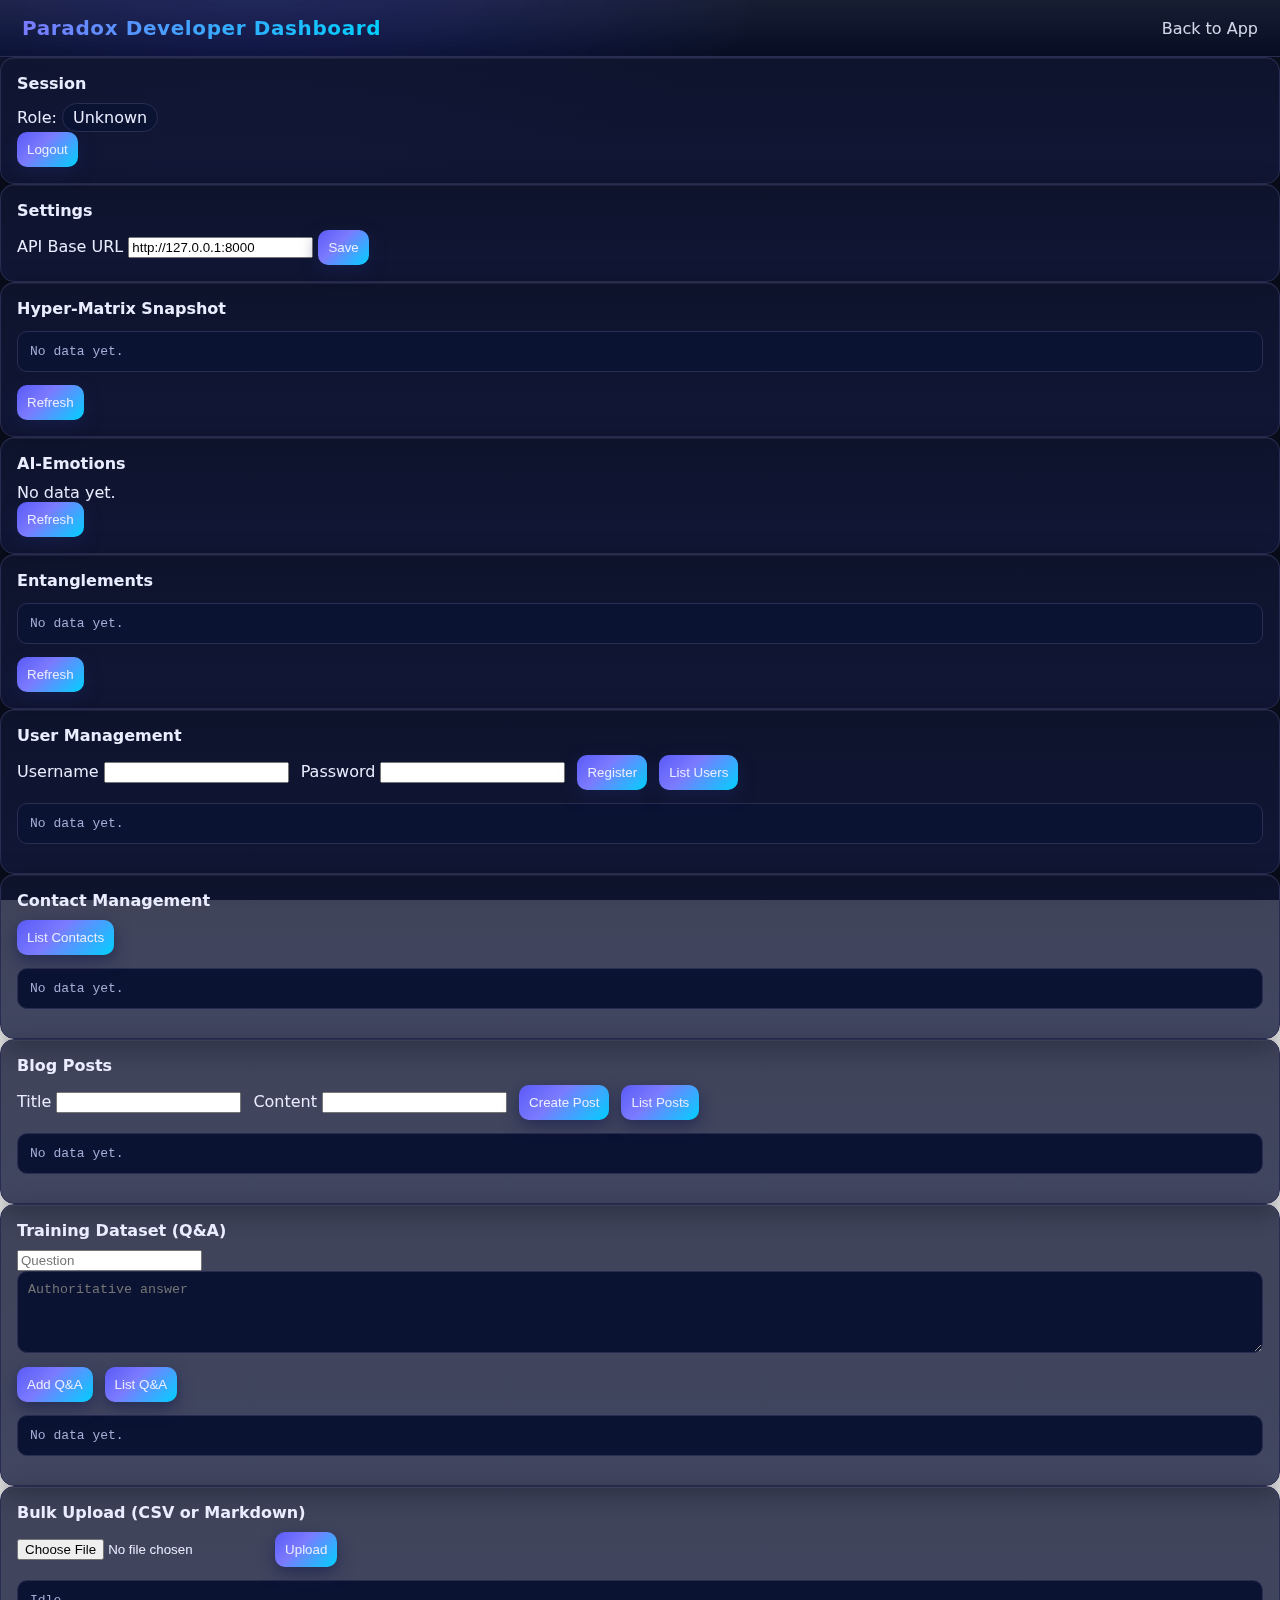
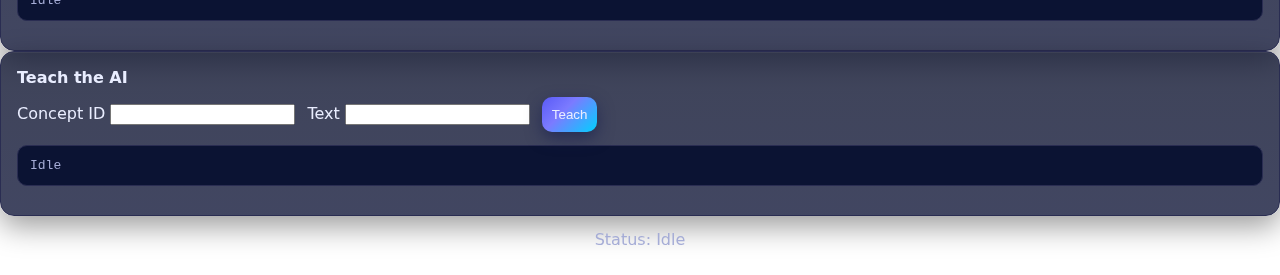
<file: ui/developer_dashboard.html>
<!DOCTYPE html>
<html lang="en">
<head>
	<meta charset="UTF-8">
	<meta name="viewport" content="width=device-width, initial-scale=1.0">
	<title>Developer Dashboard — Paradox AI (Ethco Coders)</title>
	<link rel="stylesheet" href="style.css">
</head>
<body>
	<header>
		<h1>Paradox Developer Dashboard</h1>
		<nav>
			<a href="index.html">Back to App</a>
		</nav>
	</header>
	<main>
		<section class="panel">
			<h2>Session</h2>
			<div>Role: <span id="roleBadge" class="pill">Unknown</span></div>
			<button id="logoutBtn">Logout</button>
		</section>
		<section class="panel">
			<h2>Settings</h2>
			<label>API Base URL <input id="apiBase" placeholder="http://localhost:8000"></label>
			<button id="saveSettings">Save</button>
		</section>

		<section class="panel">
			<h2>Hyper-Matrix Snapshot</h2>
			<pre id="matrixView">No data yet.</pre>
			<button id="refreshMatrix">Refresh</button>
		</section>

		<section class="panel">
			<h2>AI-Emotions</h2>
			<div id="emotionsView">No data yet.</div>
			<button id="refreshEmotions">Refresh</button>
		</section>

		<section class="panel">
			<h2>Entanglements</h2>
			<pre id="entanglementsView">No data yet.</pre>
			<button id="refreshEntanglements">Refresh</button>
		</section>

		<section class="panel">
			<h2>User Management</h2>
			<div class="controls">
				<label>Username <input id="userName"></label>
				<label>Password <input id="userPass" type="password"></label>
				<button id="registerUser">Register</button>
				<button id="listUsers">List Users</button>
			</div>
			<pre id="usersView">No data yet.</pre>
		</section>

		<section class="panel">
			<h2>Contact Management</h2>
			<div class="controls">
				<button id="listContacts">List Contacts</button>
			</div>
			<pre id="contactsView">No data yet.</pre>
		</section>

		<section class="panel">
			<h2>Blog Posts</h2>
			<div class="controls">
				<label>Title <input id="postTitle"></label>
				<label>Content <input id="postContent"></label>
				<button id="createPost">Create Post</button>
				<button id="listPosts">List Posts</button>
			</div>
			<pre id="postsView">No data yet.</pre>
		</section>

		<section class="panel">
			<h2>Training Dataset (Q&A)</h2>
			<div class="controls">
				<input id="qaQ" placeholder="Question">
			</div>
			<textarea id="qaA" placeholder="Authoritative answer" rows="4"></textarea>
			<div class="controls">
				<button id="qaAdd">Add Q&A</button>
				<button id="qaList">List Q&A</button>
			</div>
			<pre id="qaView">No data yet.</pre>
		</section>

		<section class="panel">
			<h2>Bulk Upload (CSV or Markdown)</h2>
			<input type="file" id="trainFile">
			<button id="uploadTrain">Upload</button>
			<pre id="uploadView">Idle</pre>
		</section>

		<section class="panel">
			<h2>Teach the AI</h2>
			<div class="controls">
				<label>Concept ID <input id="teachConcept"></label>
				<label>Text <input id="teachText"></label>
				<button id="teachBtn">Teach</button>
			</div>
			<pre id="teachView">Idle</pre>
		</section>
	</main>
	<footer>
		<span>Status: <span id="status">Idle</span></span>
	</footer>
	<script src="dashboard.js"></script>
</body>
</html>
</file>
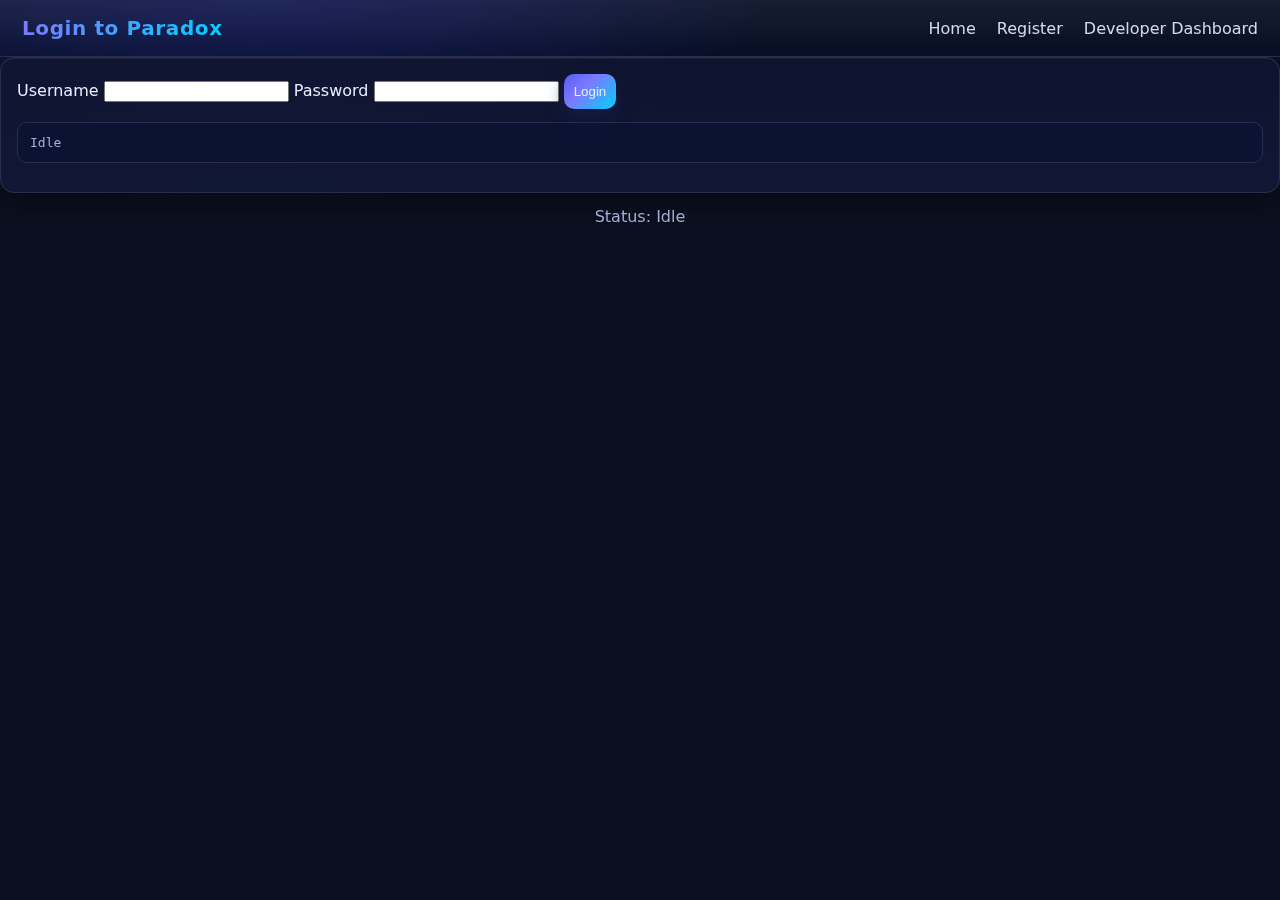
<file: ui/login.html>
<!DOCTYPE html>
<html lang="en">
<head>
	<meta charset="UTF-8">
	<meta name="viewport" content="width=device-width, initial-scale=1.0">
	<title>Login — Paradox AI</title>
	<link rel="stylesheet" href="style.css">
</head>
<body>
	<header>
		<h1>Login to Paradox</h1>
		<nav>
			<a href="index.html">Home</a>
			<a href="register.html">Register</a>
			<a href="developer_dashboard.html">Developer Dashboard</a>
		</nav>
	</header>
	<main>
		<section class="panel">
			<label>Username <input id="username"></label>
			<label>Password <input id="password" type="password"></label>
			<button id="loginBtn">Login</button>
			<pre id="loginStatus">Idle</pre>
		</section>
	</main>
	<footer>
		<span>Status: <span id="status">Idle</span></span>
	</footer>
	<script>
		function getApiBase(){
			const saved = (localStorage.getItem('qgai_api_base') || '').trim();
			return saved || 'http://127.0.0.1:8000';
		}
		function setStatus(s){ document.getElementById('status').textContent = s; }
		async function login(){
			setStatus('Logging in...');
			const username = document.getElementById('username').value.trim();
			const password = document.getElementById('password').value;
			const out = document.getElementById('loginStatus');
			try{
				const base = getApiBase();
				const res = await fetch(base + '/api/auth/login', {
					method:'POST',
					headers:{'Content-Type':'application/json'},
					body: JSON.stringify({ username, password })
				});
				const data = await res.json();
				if(data && data.status==='ok'){
					localStorage.setItem('qgai_user', username);
					if(data.token){ localStorage.setItem('qgai_token', data.token); }
					if(data.role){ localStorage.setItem('qgai_role', data.role); }
					// Redirect based on role
					if (data.role === 'developer') {
						location.href = 'developer_dashboard.html';
					} else {
						location.href = 'chat.html';
					}
				}
				out.textContent = JSON.stringify(data, null, 2);
				setStatus('Done');
			}catch(e){
				out.textContent = 'Error: ' + (e.message || e);
				setStatus('Error');
			}
		}
		document.getElementById('loginBtn').addEventListener('click', login);
	</script>
</body>
</html>
</file>
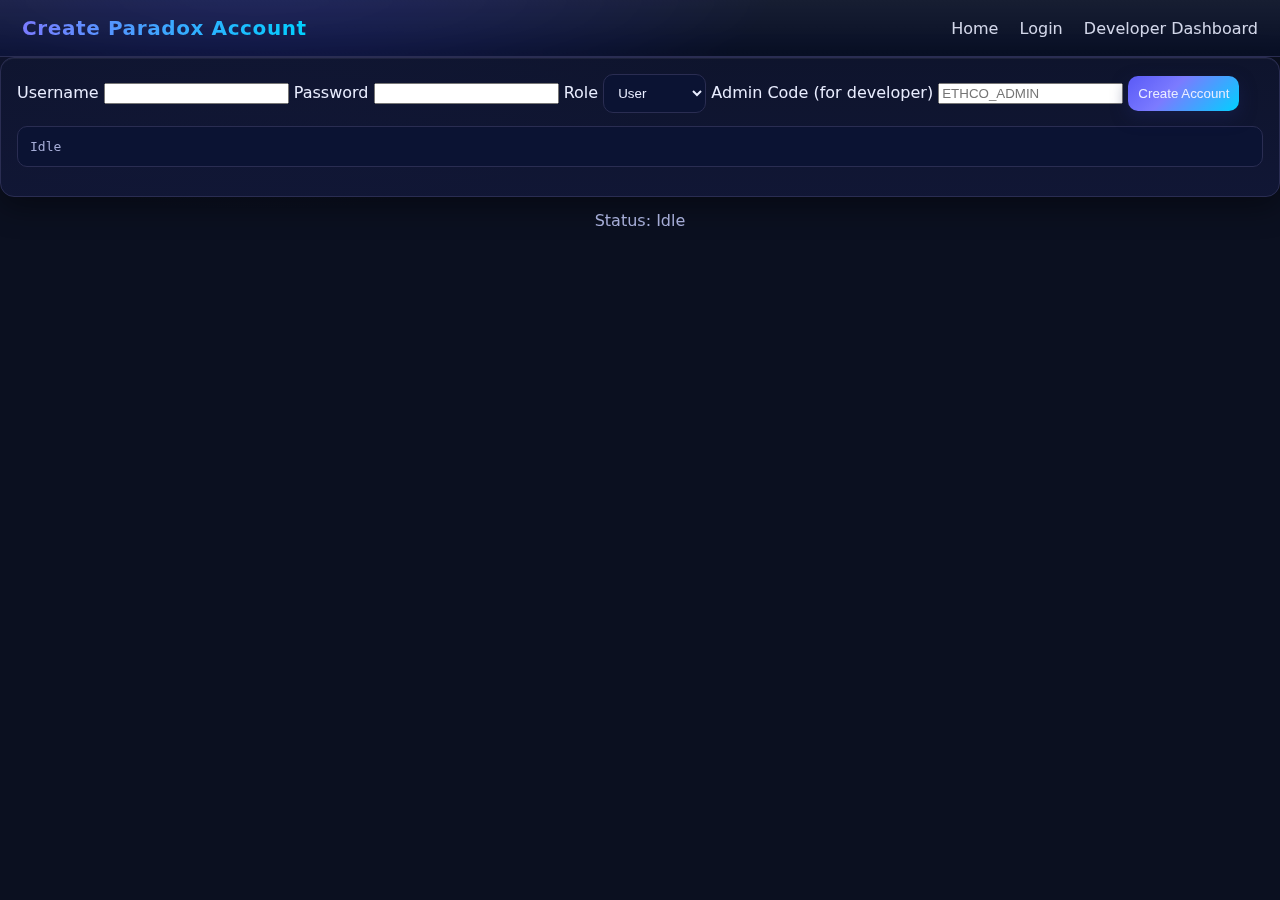
<file: ui/register.html>
<!DOCTYPE html>
<html lang="en">
<head>
	<meta charset="UTF-8">
	<meta name="viewport" content="width=device-width, initial-scale=1.0">
	<title>Register — Paradox AI</title>
	<link rel="stylesheet" href="style.css">
</head>
<body>
	<header>
		<h1>Create Paradox Account</h1>
		<nav>
			<a href="index.html">Home</a>
			<a href="login.html">Login</a>
			<a href="developer_dashboard.html">Developer Dashboard</a>
		</nav>
	</header>
	<main>
		<section class="panel">
			<label>Username <input id="username"></label>
			<label>Password <input id="password" type="password"></label>
			<label>Role
				<select id="role">
					<option value="user" selected>User</option>
					<option value="developer">Developer</option>
				</select>
			</label>
			<label>Admin Code (for developer) <input id="admin_code" placeholder="ETHCO_ADMIN"></label>
			<button id="registerBtn">Create Account</button>
			<pre id="registerStatus">Idle</pre>
		</section>
	</main>
	<footer>
		<span>Status: <span id="status">Idle</span></span>
	</footer>
	<script>
		function getApiBase(){
			const saved = (localStorage.getItem('qgai_api_base') || '').trim();
			return saved || 'http://127.0.0.1:8000';
		}
		function setStatus(s){ document.getElementById('status').textContent = s; }
		async function register(){
			setStatus('Registering...');
			const username = document.getElementById('username').value.trim();
			const password = document.getElementById('password').value;
			const role = (document.getElementById('role')?.value || 'user');
			const admin_code = (document.getElementById('admin_code')?.value || '');
			const out = document.getElementById('registerStatus');
			try{
				const base = getApiBase();
				const res = await fetch(base + '/api/auth/register', {
					method:'POST',
					headers:{'Content-Type':'application/json'},
					body: JSON.stringify({ username, password, role, admin_code })
				});
				const data = await res.json();
				if(data && data.status==='ok'){
					if(data.token){ localStorage.setItem('qgai_token', data.token); }
					if(data.role){ localStorage.setItem('qgai_role', data.role); }
					localStorage.setItem('qgai_user', username);
				}
				out.textContent = JSON.stringify(data, null, 2);
				setStatus('Done');
			}catch(e){
				out.textContent = 'Error: ' + (e.message || e);
				setStatus('Error');
			}
		}
		document.getElementById('registerBtn').addEventListener('click', register);
	</script>
</body>
</html>
</file>
<file: ui/style.css>
:root{--bg:#0b1020;--panel:#0f1530cc;--panel-strong:#12183acc;--text:#e9edff;--muted:#a5acd6;--accent:#7b7bff;--accent2:#00d1ff;--ok:#38d39f;--warn:#ffcc66;--border:#2a2d52;--glass:#ffffff0f}
*{box-sizing:border-box}
body{
	margin:0;
	font-family:Inter,system-ui,-apple-system,Segoe UI,Roboto,Ubuntu,Cantarell,Noto Sans,Arial,sans-serif;
	color:var(--text);
	background:
		radial-gradient(900px 500px at 20% -10%,#1b2050 0%,#0b1020 60%),
		radial-gradient(1200px 700px at 110% 10%,#0b2648 0%,#0b1020 50%);
	background-attachment: fixed;
}
header{
	position:sticky;top:0;z-index:10;
	display:flex;align-items:center;justify-content:space-between;
	padding:16px 22px;border-bottom:1px solid var(--border);
	backdrop-filter:saturate(140%) blur(8px);
	background:linear-gradient(180deg,var(--glass),transparent);
}
header h1{margin:0;font-size:20px;letter-spacing:.6px;background:linear-gradient(90deg,var(--accent),var(--accent2));-webkit-background-clip:text;background-clip:text;color:transparent}
header nav a{color:var(--text);opacity:.9;text-decoration:none;margin-left:16px;transition:opacity .2s}
header nav a:hover{opacity:1;color:var(--accent2)}
.hero{
	max-width:1100px;margin:26px auto 0;padding:0 16px;
	display:flex;gap:16px;flex-wrap:wrap;align-items:stretch;justify-content:space-between;
}
.card3d{
	flex:1 1 320px;min-height:140px;padding:18px;border-radius:14px;
	background:linear-gradient(180deg,var(--panel),var(--panel-strong));
	border:1px solid var(--border);
	box-shadow:0 10px 30px #0006, inset 0 1px 0 var(--glass);
	transform-style:preserve-3d;
}
.card3d h2{margin:0 0 8px 0;font-size:16px}
.grid{
	max-width:1100px;margin:14px auto;padding:0 16px;
	display:grid;gap:16px;grid-template-columns:repeat(auto-fit,minmax(320px,1fr));
}
.panel{
	background:linear-gradient(180deg,var(--panel),var(--panel-strong));
	border:1px solid var(--border);border-radius:14px;padding:16px;
	box-shadow:0 10px 30px #0006, inset 0 1px 0 var(--glass);
}
.panel h2{margin:0 0 10px 0;font-size:16px}
textarea,.input,select,input[type="range"],button{
	background:#0b1333;color:var(--text);border:1px solid var(--border);border-radius:10px;padding:10px
}
textarea{width:100%;resize:vertical}
.controls{display:flex;gap:12px;align-items:center;margin-top:10px;flex-wrap:wrap}
button{
	background:linear-gradient(135deg,#5a5af7 0%,#7b7bff 40%,#00d1ff 100%);
	border:none;cursor:pointer;box-shadow:0 6px 16px #182050aa;
}
button:hover{filter:brightness(1.06)}
.pill{display:inline-block;padding:4px 10px;border-radius:999px;border:1px solid var(--border);background:#0b1333}
pre{
	background:#0b1333;border:1px solid var(--border);border-radius:10px;padding:12px;color:var(--muted);white-space:pre-wrap
}
footer{padding:14px 16px 26px;text-align:center;color:var(--muted)}
</file>
